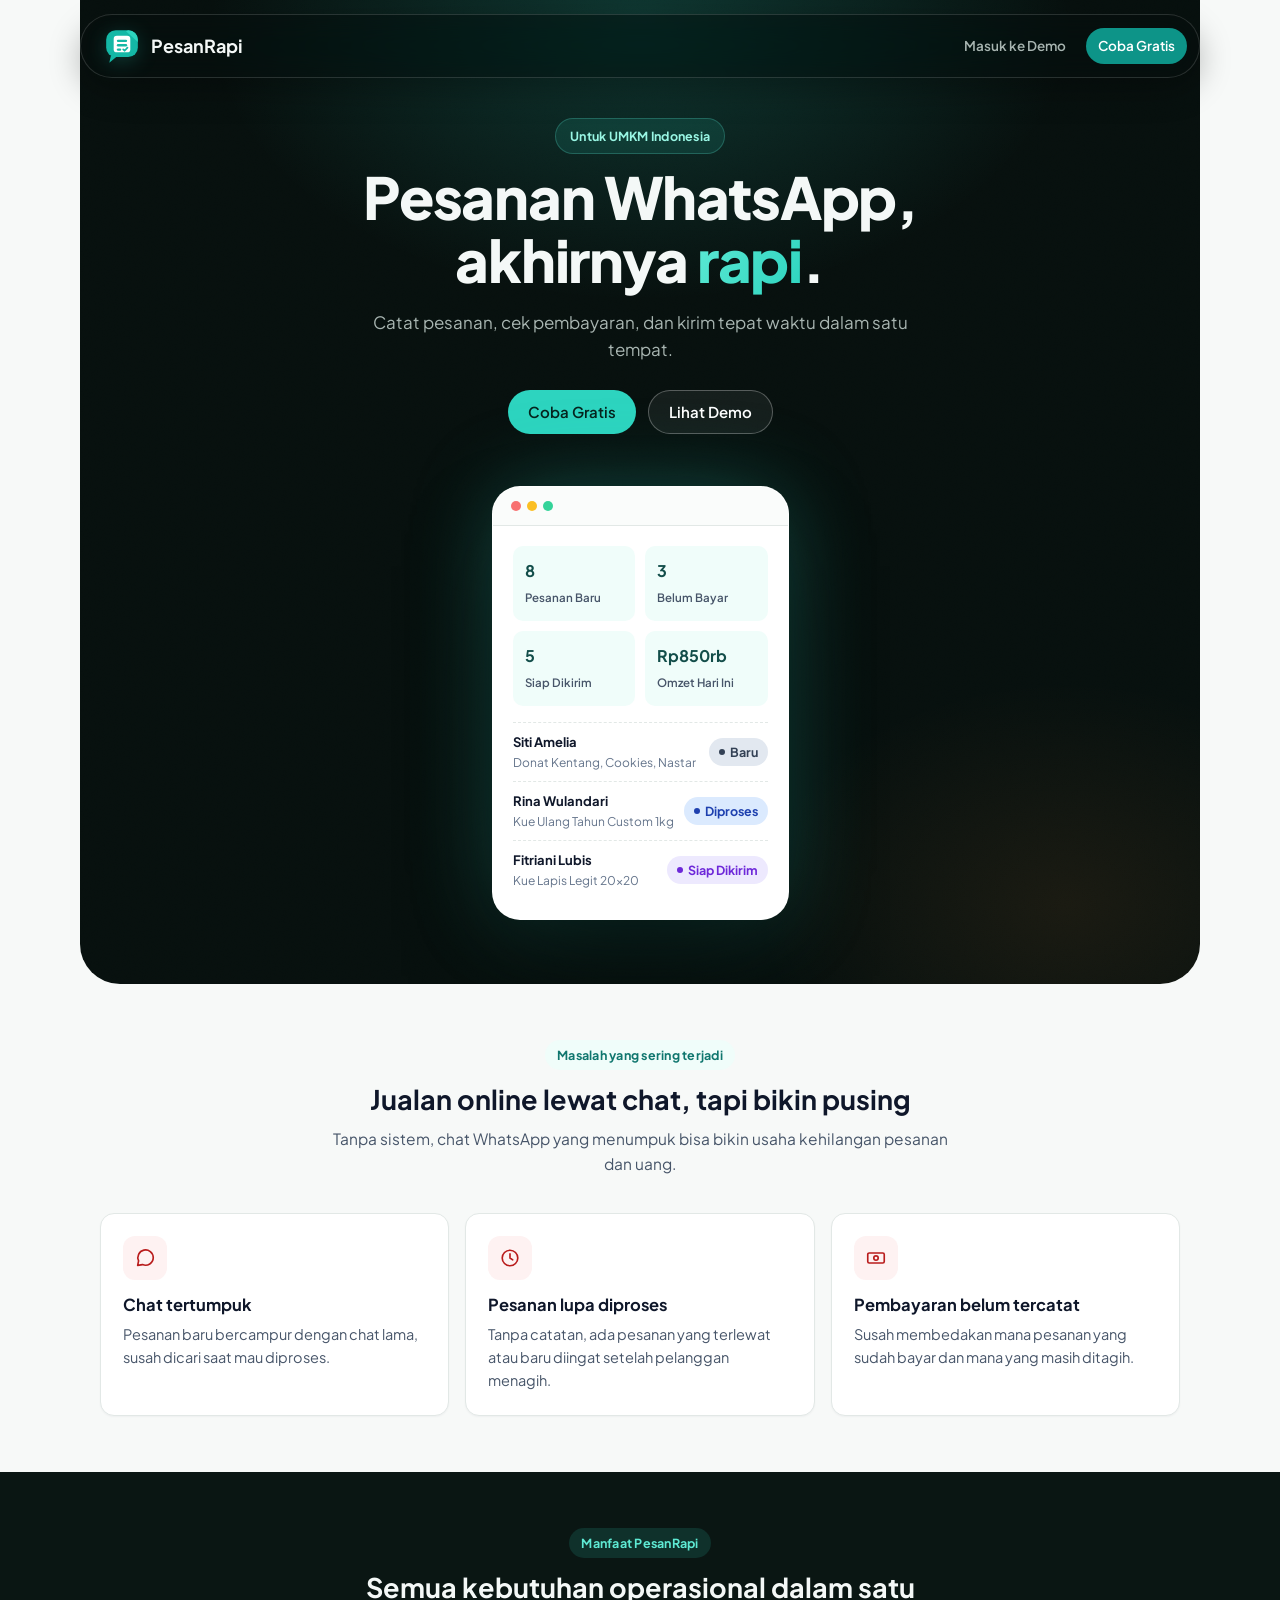
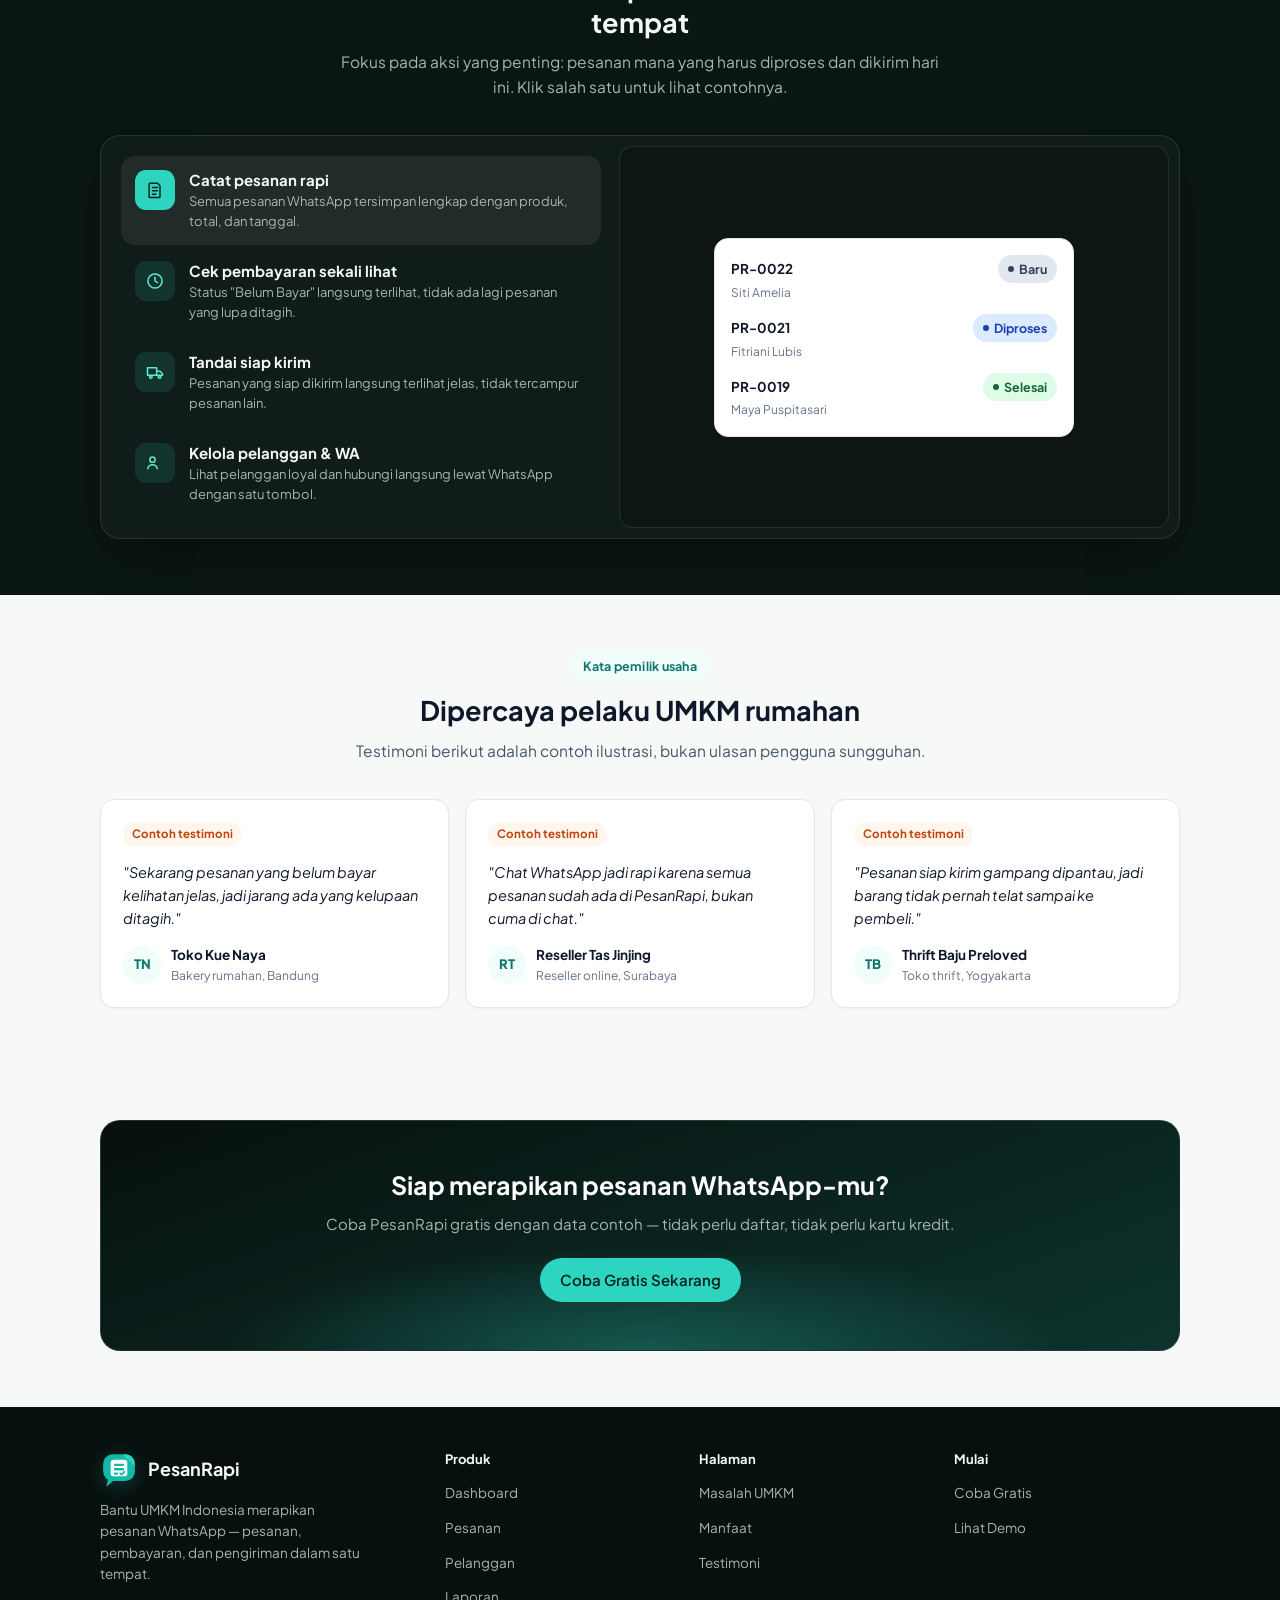
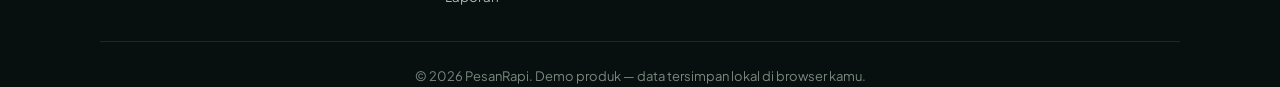
<file: index.html>
<!doctype html>
<html lang="id">
<head>
<meta charset="UTF-8">
<meta name="viewport" content="width=device-width, initial-scale=1">
<title>PesanRapi — Kelola Pesanan WhatsApp UMKM</title>
<meta name="description" content="PesanRapi membantu UMKM mencatat pesanan WhatsApp, memantau pembayaran, dan mengirim tepat waktu — semua dalam satu tempat.">
<link rel="icon" href="data:image/svg+xml,%3Csvg xmlns='http://www.w3.org/2000/svg' viewBox='0 0 48 48'%3E%3Crect x='4' y='4' width='40' height='34' rx='12' fill='%2314b8a6'/%3E%3Cpath d='M10 36 L8 45 L19 36 Z' fill='%2314b8a6'/%3E%3Cpath d='M32 4a12 12 0 0 1 12 12v3L29 5.3A11.9 11.9 0 0 1 32 4Z' fill='%232dd4bf'/%3E%3Crect x='13.5' y='11' width='21' height='21' rx='4' fill='white'/%3E%3Crect x='17.5' y='16' width='13' height='3' rx='1.5' fill='%2314b8a6'/%3E%3Crect x='17.5' y='21.5' width='13' height='3' rx='1.5' fill='%2314b8a6'/%3E%3Crect x='17.5' y='27' width='5.5' height='3' rx='1.5' fill='%2314b8a6'/%3E%3Cpath d='M25.5 28.2l1.8 1.8 3.6-3.9' stroke='%2314b8a6' stroke-width='2.2' stroke-linecap='round' stroke-linejoin='round'/%3E%3C/svg%3E">
<link rel="preconnect" href="https://fonts.googleapis.com">
<link rel="preconnect" href="https://fonts.gstatic.com" crossorigin>
<link href="https://fonts.googleapis.com/css2?family=Plus+Jakarta+Sans:wght@400;500;600;700;800&display=swap" rel="stylesheet">
<link rel="stylesheet" href="assets/css/style.css">
</head>
<body>

<header class="landing-header">
  <div class="landing-header-inner">
    <a href="index.html" class="brand"><span class="brand-mark"><svg viewBox="0 0 48 48" fill="none" aria-hidden="true" focusable="false"><rect x="4" y="4" width="40" height="34" rx="12" fill="#14b8a6"/><path d="M10 36 L8 45 L19 36 Z" fill="#14b8a6"/><path d="M32 4a12 12 0 0 1 12 12v3L29 5.3A11.9 11.9 0 0 1 32 4Z" fill="#2dd4bf"/><rect x="13.5" y="11" width="21" height="21" rx="4" fill="#fff"/><rect x="17.5" y="16" width="13" height="3" rx="1.5" fill="#14b8a6"/><rect x="17.5" y="21.5" width="13" height="3" rx="1.5" fill="#14b8a6"/><rect x="17.5" y="27" width="5.5" height="3" rx="1.5" fill="#14b8a6"/><path d="M25.5 28.2l1.8 1.8 3.6-3.9" stroke="#14b8a6" stroke-width="2.2" stroke-linecap="round" stroke-linejoin="round"/></svg></span>PesanRapi</a>
    <div class="landing-header-actions">
      <a class="btn btn-ghost btn-sm" href="dashboard.html">Masuk ke Demo</a>
      <a class="btn btn-primary btn-sm" href="dashboard.html">Coba Gratis</a>
    </div>
  </div>
</header>

<section class="hero container">
  <span class="eyebrow" data-reveal>Untuk UMKM Indonesia</span>
  <h1 data-reveal>Pesanan WhatsApp, akhirnya <span class="text-gradient-accent">rapi</span>.</h1>
  <p class="subtitle" data-reveal>Catat pesanan, cek pembayaran, dan kirim tepat waktu dalam satu tempat.</p>
  <div class="hero-ctas" data-reveal>
    <a class="btn btn-primary" href="dashboard.html">Coba Gratis</a>
    <a class="btn btn-glass" href="#preview">Lihat Demo</a>
  </div>

  <div class="hero-preview reveal-scale" id="preview" data-reveal>
    <div class="mock-topbar">
      <span class="mock-dot" style="background:#f87171;"></span>
      <span class="mock-dot" style="background:#fbbf24;"></span>
      <span class="mock-dot" style="background:#34d399;"></span>
    </div>
    <div class="mock-body">
      <div class="mock-stat-row">
        <div class="mock-stat"><b>8</b><span>Pesanan Baru</span></div>
        <div class="mock-stat"><b>3</b><span>Belum Bayar</span></div>
        <div class="mock-stat"><b>5</b><span>Siap Dikirim</span></div>
        <div class="mock-stat"><b>Rp850rb</b><span>Omzet Hari Ini</span></div>
      </div>
      <div class="mock-order-row">
        <div><div class="mock-order-name">Siti Amelia</div><div class="mock-order-product">Donat Kentang, Cookies, Nastar</div></div>
        <span class="badge badge-baru">Baru</span>
      </div>
      <div class="mock-order-row">
        <div><div class="mock-order-name">Rina Wulandari</div><div class="mock-order-product">Kue Ulang Tahun Custom 1kg</div></div>
        <span class="badge badge-process">Diproses</span>
      </div>
      <div class="mock-order-row">
        <div><div class="mock-order-name">Fitriani Lubis</div><div class="mock-order-product">Kue Lapis Legit 20x20</div></div>
        <span class="badge badge-ready">Siap Dikirim</span>
      </div>
    </div>
  </div>
</section>

<section class="section" id="masalah">
  <div class="container">
    <div class="section-header" data-reveal>
      <span class="eyebrow">Masalah yang sering terjadi</span>
      <h2>Jualan online lewat chat, tapi bikin pusing</h2>
      <p>Tanpa sistem, chat WhatsApp yang menumpuk bisa bikin usaha kehilangan pesanan dan uang.</p>
    </div>
    <div class="problem-grid">
      <div class="problem-card" data-reveal>
        <div class="icon-wrap"><svg viewBox="0 0 24 24" fill="none" stroke="currentColor" stroke-width="1.8"><path stroke-linecap="round" stroke-linejoin="round" d="M21 11.5a8.4 8.4 0 0 1-11.7 7.7L4 20l1-4.8A8.4 8.4 0 1 1 21 11.5Z"/></svg></div>
        <h3>Chat tertumpuk</h3>
        <p>Pesanan baru bercampur dengan chat lama, susah dicari saat mau diproses.</p>
      </div>
      <div class="problem-card" data-reveal>
        <div class="icon-wrap"><svg viewBox="0 0 24 24" fill="none" stroke="currentColor" stroke-width="1.8"><circle cx="12" cy="12" r="8.5"/><path stroke-linecap="round" stroke-linejoin="round" d="M12 7.5V12l3 2"/></svg></div>
        <h3>Pesanan lupa diproses</h3>
        <p>Tanpa catatan, ada pesanan yang terlewat atau baru diingat setelah pelanggan menagih.</p>
      </div>
      <div class="problem-card" data-reveal>
        <div class="icon-wrap"><svg viewBox="0 0 24 24" fill="none" stroke="currentColor" stroke-width="1.8"><rect x="3" y="6.5" width="18" height="11" rx="1.6"/><circle cx="12" cy="12" r="2.4"/></svg></div>
        <h3>Pembayaran belum tercatat</h3>
        <p>Susah membedakan mana pesanan yang sudah bayar dan mana yang masih ditagih.</p>
      </div>
    </div>
  </div>
</section>

<section class="section section-dark" id="manfaat">
  <div class="container">
    <div class="section-header" data-reveal>
      <span class="eyebrow">Manfaat PesanRapi</span>
      <h2>Semua kebutuhan operasional dalam satu tempat</h2>
      <p>Fokus pada aksi yang penting: pesanan mana yang harus diproses dan dikirim hari ini. Klik salah satu untuk lihat contohnya.</p>
    </div>

    <div class="feature-tabs" data-reveal>
      <div class="feature-tab-list" role="tablist" aria-label="Manfaat PesanRapi">
        <button type="button" class="feature-tab active" data-tab="0" role="tab" aria-selected="true">
          <span class="feature-tab-icon"><svg viewBox="0 0 24 24" fill="none" stroke="currentColor" stroke-width="1.8"><path stroke-linecap="round" stroke-linejoin="round" d="M6 4h9l3 3v13a1 1 0 0 1-1 1H6a1 1 0 0 1-1-1V5a1 1 0 0 1 1-1Z"/><path stroke-linecap="round" stroke-linejoin="round" d="M9 9h6M9 13h6M9 17h4"/></svg></span>
          <span>
            <strong>Catat pesanan rapi</strong>
            <span class="feature-tab-desc">Semua pesanan WhatsApp tersimpan lengkap dengan produk, total, dan tanggal.</span>
          </span>
        </button>
        <button type="button" class="feature-tab" data-tab="1" role="tab" aria-selected="false">
          <span class="feature-tab-icon"><svg viewBox="0 0 24 24" fill="none" stroke="currentColor" stroke-width="1.8"><circle cx="12" cy="12" r="8.5"/><path stroke-linecap="round" stroke-linejoin="round" d="M12 7.5V12l3 2"/></svg></span>
          <span>
            <strong>Cek pembayaran sekali lihat</strong>
            <span class="feature-tab-desc">Status "Belum Bayar" langsung terlihat, tidak ada lagi pesanan yang lupa ditagih.</span>
          </span>
        </button>
        <button type="button" class="feature-tab" data-tab="2" role="tab" aria-selected="false">
          <span class="feature-tab-icon"><svg viewBox="0 0 24 24" fill="none" stroke="currentColor" stroke-width="1.8"><path stroke-linecap="round" stroke-linejoin="round" d="M3 7h11v9H3zM14 11h4l3 3v2h-7z"/><circle cx="7" cy="18" r="1.6"/><circle cx="17.5" cy="18" r="1.6"/></svg></span>
          <span>
            <strong>Tandai siap kirim</strong>
            <span class="feature-tab-desc">Pesanan yang siap dikirim langsung terlihat jelas, tidak tercampur pesanan lain.</span>
          </span>
        </button>
        <button type="button" class="feature-tab" data-tab="3" role="tab" aria-selected="false">
          <span class="feature-tab-icon"><svg viewBox="0 0 24 24" fill="none" stroke="currentColor" stroke-width="1.8"><circle cx="9" cy="8" r="3.2"/><path stroke-linecap="round" stroke-linejoin="round" d="M3.5 19c0-3 2.5-5 5.5-5s5.5 2 5.5 5"/></svg></span>
          <span>
            <strong>Kelola pelanggan & WA</strong>
            <span class="feature-tab-desc">Lihat pelanggan loyal dan hubungi langsung lewat WhatsApp dengan satu tombol.</span>
          </span>
        </button>
      </div>

      <div class="feature-tab-panel-wrap">
        <div class="feature-tab-visual active" data-panel="0">
          <div class="mini-card">
            <div class="mini-card-row"><div><b>PR-0022</b><div class="mini-sub">Siti Amelia</div></div><span class="badge badge-baru">Baru</span></div>
            <div class="mini-card-row"><div><b>PR-0021</b><div class="mini-sub">Fitriani Lubis</div></div><span class="badge badge-process">Diproses</span></div>
            <div class="mini-card-row"><div><b>PR-0019</b><div class="mini-sub">Maya Puspitasari</div></div><span class="badge badge-done">Selesai</span></div>
          </div>
        </div>
        <div class="feature-tab-visual" data-panel="1">
          <div class="mini-card">
            <div class="mini-card-row"><div><b>PR-0017</b><div class="mini-sub">Siti Amelia · Rp425.000</div></div><span class="badge badge-unpaid">Belum Bayar</span></div>
            <div class="mini-card-row"><div><b>PR-0010</b><div class="mini-sub">Budi Santoso · Rp275.000</div></div><span class="badge badge-unpaid">Belum Bayar</span></div>
            <div class="mini-card-row"><div><b>PR-0024</b><div class="mini-sub">Rina Wulandari · Rp500.000</div></div><span class="badge badge-process">Diproses</span></div>
          </div>
        </div>
        <div class="feature-tab-visual" data-panel="2">
          <div class="mini-card">
            <div class="mini-card-row"><div><b>PR-0012</b><div class="mini-sub">Dedi Kurniawan</div></div><span class="badge badge-ready">Siap Dikirim</span></div>
            <div class="mini-card-row"><div><b>PR-0008</b><div class="mini-sub">Fitriani Lubis</div></div><span class="badge badge-ready">Siap Dikirim</span></div>
            <div class="mini-card-row"><div><b>PR-0005</b><div class="mini-sub">Rizky Ramadhan</div></div><span class="badge badge-ready">Siap Dikirim</span></div>
          </div>
        </div>
        <div class="feature-tab-visual" data-panel="3">
          <div class="mini-card">
            <div class="mini-card-row" style="align-items:center;">
              <div style="display:flex; gap:10px; align-items:center;">
                <div class="customer-avatar" style="width:36px; height:36px; font-size:13px;">SA</div>
                <div><b>Siti Amelia</b><div class="mini-sub">4 pesanan · Rp1.045.000</div></div>
              </div>
              <span class="badge badge-loyal">Pelanggan Loyal</span>
            </div>
            <button class="btn btn-outline btn-sm btn-block" type="button" tabindex="-1">Chat WhatsApp</button>
          </div>
        </div>
      </div>
    </div>
  </div>
</section>

<section class="section" id="testimoni">
  <div class="container">
    <div class="section-header" data-reveal>
      <span class="eyebrow">Kata pemilik usaha</span>
      <h2>Dipercaya pelaku UMKM rumahan</h2>
      <p>Testimoni berikut adalah contoh ilustrasi, bukan ulasan pengguna sungguhan.</p>
    </div>
    <div class="testimonial-grid">
      <div class="testimonial-card" data-reveal>
        <span class="example-tag">Contoh testimoni</span>
        <p class="quote">"Sekarang pesanan yang belum bayar kelihatan jelas, jadi jarang ada yang kelupaan ditagih."</p>
        <div class="testimonial-person">
          <div class="customer-avatar">TN</div>
          <div>
            <div class="testimonial-person-name">Toko Kue Naya</div>
            <div class="testimonial-person-role">Bakery rumahan, Bandung</div>
          </div>
        </div>
      </div>
      <div class="testimonial-card" data-reveal>
        <span class="example-tag">Contoh testimoni</span>
        <p class="quote">"Chat WhatsApp jadi rapi karena semua pesanan sudah ada di PesanRapi, bukan cuma di chat."</p>
        <div class="testimonial-person">
          <div class="customer-avatar">RT</div>
          <div>
            <div class="testimonial-person-name">Reseller Tas Jinjing</div>
            <div class="testimonial-person-role">Reseller online, Surabaya</div>
          </div>
        </div>
      </div>
      <div class="testimonial-card" data-reveal>
        <span class="example-tag">Contoh testimoni</span>
        <p class="quote">"Pesanan siap kirim gampang dipantau, jadi barang tidak pernah telat sampai ke pembeli."</p>
        <div class="testimonial-person">
          <div class="customer-avatar">TB</div>
          <div>
            <div class="testimonial-person-name">Thrift Baju Preloved</div>
            <div class="testimonial-person-role">Toko thrift, Yogyakarta</div>
          </div>
        </div>
      </div>
    </div>
  </div>
</section>

<section class="section">
  <div class="container">
    <div class="final-cta" data-reveal>
      <h2>Siap merapikan pesanan WhatsApp-mu?</h2>
      <p>Coba PesanRapi gratis dengan data contoh — tidak perlu daftar, tidak perlu kartu kredit.</p>
      <a class="btn btn-cta" href="dashboard.html">Coba Gratis Sekarang</a>
    </div>
  </div>
</section>

<footer class="footer-dark">
 <div class="container">
  <div class="footer-grid">
    <div class="footer-brand">
      <a href="index.html" class="brand"><span class="brand-mark"><svg viewBox="0 0 48 48" fill="none" aria-hidden="true" focusable="false"><rect x="4" y="4" width="40" height="34" rx="12" fill="#14b8a6"/><path d="M10 36 L8 45 L19 36 Z" fill="#14b8a6"/><path d="M32 4a12 12 0 0 1 12 12v3L29 5.3A11.9 11.9 0 0 1 32 4Z" fill="#2dd4bf"/><rect x="13.5" y="11" width="21" height="21" rx="4" fill="#fff"/><rect x="17.5" y="16" width="13" height="3" rx="1.5" fill="#14b8a6"/><rect x="17.5" y="21.5" width="13" height="3" rx="1.5" fill="#14b8a6"/><rect x="17.5" y="27" width="5.5" height="3" rx="1.5" fill="#14b8a6"/><path d="M25.5 28.2l1.8 1.8 3.6-3.9" stroke="#14b8a6" stroke-width="2.2" stroke-linecap="round" stroke-linejoin="round"/></svg></span>PesanRapi</a>
      <p>Bantu UMKM Indonesia merapikan pesanan WhatsApp — pesanan, pembayaran, dan pengiriman dalam satu tempat.</p>
    </div>
    <div class="footer-col">
      <h4>Produk</h4>
      <ul>
        <li><a href="dashboard.html">Dashboard</a></li>
        <li><a href="pesanan.html">Pesanan</a></li>
        <li><a href="pelanggan.html">Pelanggan</a></li>
        <li><a href="laporan.html">Laporan</a></li>
      </ul>
    </div>
    <div class="footer-col">
      <h4>Halaman</h4>
      <ul>
        <li><a href="#masalah">Masalah UMKM</a></li>
        <li><a href="#manfaat">Manfaat</a></li>
        <li><a href="#testimoni">Testimoni</a></li>
      </ul>
    </div>
    <div class="footer-col">
      <h4>Mulai</h4>
      <ul>
        <li><a href="dashboard.html">Coba Gratis</a></li>
        <li><a href="#preview">Lihat Demo</a></li>
      </ul>
    </div>
  </div>
  <div class="landing-footer">
    <p>© 2026 PesanRapi. Demo produk — data tersimpan lokal di browser kamu.</p>
  </div>
 </div>
</footer>

<script src="assets/js/landing.js"></script>
</body>
</html>
</file>
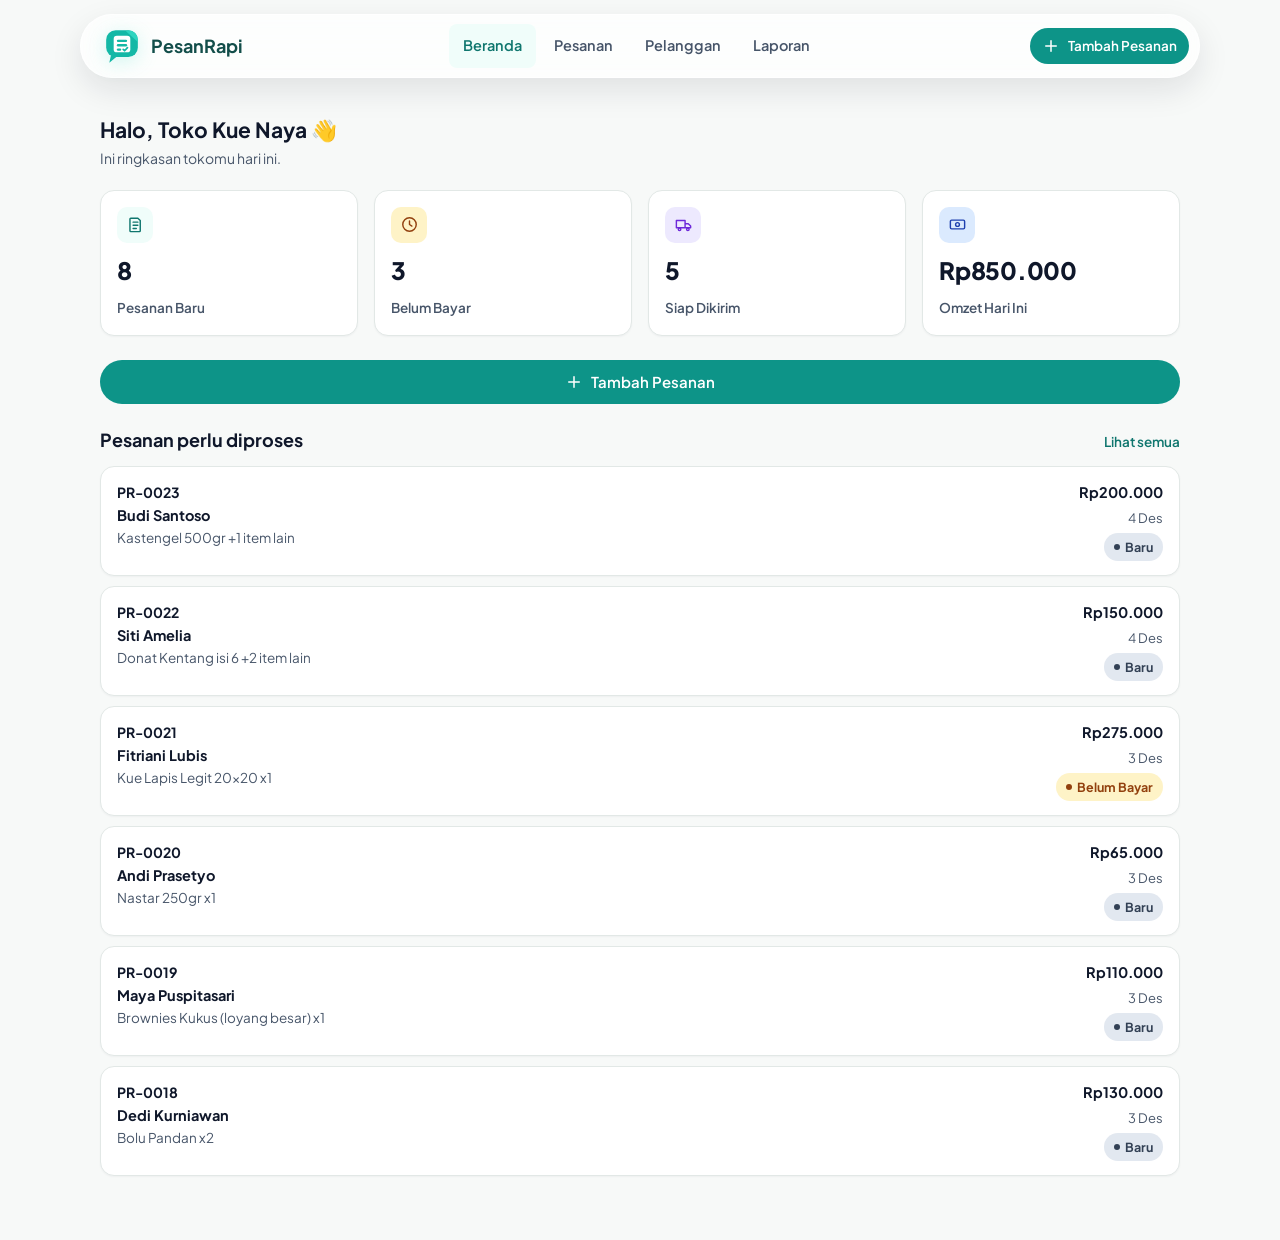
<file: dashboard.html>
<!doctype html>
<html lang="id">
<head>
<meta charset="UTF-8">
<meta name="viewport" content="width=device-width, initial-scale=1">
<title>Dashboard — PesanRapi</title>
<meta name="description" content="Ringkasan pesanan WhatsApp harian: pesanan baru, belum bayar, siap dikirim, dan omzet hari ini.">
<link rel="icon" href="data:image/svg+xml,%3Csvg xmlns='http://www.w3.org/2000/svg' viewBox='0 0 48 48'%3E%3Crect x='4' y='4' width='40' height='34' rx='12' fill='%2314b8a6'/%3E%3Cpath d='M10 36 L8 45 L19 36 Z' fill='%2314b8a6'/%3E%3Cpath d='M32 4a12 12 0 0 1 12 12v3L29 5.3A11.9 11.9 0 0 1 32 4Z' fill='%232dd4bf'/%3E%3Crect x='13.5' y='11' width='21' height='21' rx='4' fill='white'/%3E%3Crect x='17.5' y='16' width='13' height='3' rx='1.5' fill='%2314b8a6'/%3E%3Crect x='17.5' y='21.5' width='13' height='3' rx='1.5' fill='%2314b8a6'/%3E%3Crect x='17.5' y='27' width='5.5' height='3' rx='1.5' fill='%2314b8a6'/%3E%3Cpath d='M25.5 28.2l1.8 1.8 3.6-3.9' stroke='%2314b8a6' stroke-width='2.2' stroke-linecap='round' stroke-linejoin='round'/%3E%3C/svg%3E">
<link rel="preconnect" href="https://fonts.googleapis.com">
<link rel="preconnect" href="https://fonts.gstatic.com" crossorigin>
<link href="https://fonts.googleapis.com/css2?family=Plus+Jakarta+Sans:wght@400;500;600;700;800&display=swap" rel="stylesheet">
<link rel="stylesheet" href="assets/css/style.css">
</head>
<body data-page="dashboard" class="app-body">

<div id="app-header"></div>

<main class="container" style="padding-top:20px">

  <div style="display:flex; align-items:center; justify-content:space-between; gap:12px; margin-bottom:20px;">
    <div>
      <h1 style="font-size:21px;" id="greeting">Halo 👋</h1>
      <p class="text-muted" style="font-size:14px; margin-top:4px;">Ini ringkasan tokomu hari ini.</p>
    </div>
  </div>

  <div class="stat-grid">
    <div class="stat-card">
      <div class="stat-icon teal"><svg viewBox="0 0 24 24" fill="none" stroke="currentColor" stroke-width="1.8"><path stroke-linecap="round" stroke-linejoin="round" d="M6 4h9l3 3v13a1 1 0 0 1-1 1H6a1 1 0 0 1-1-1V5a1 1 0 0 1 1-1Z"/><path stroke-linecap="round" stroke-linejoin="round" d="M9 9h6M9 13h6M9 17h4"/></svg></div>
      <div class="stat-value" id="stat-baru">0</div>
      <div class="stat-label">Pesanan Baru</div>
    </div>
    <div class="stat-card">
      <div class="stat-icon amber"><svg viewBox="0 0 24 24" fill="none" stroke="currentColor" stroke-width="1.8"><circle cx="12" cy="12" r="8.5"/><path stroke-linecap="round" stroke-linejoin="round" d="M12 7.5V12l3 2"/></svg></div>
      <div class="stat-value" id="stat-unpaid">0</div>
      <div class="stat-label">Belum Bayar</div>
    </div>
    <div class="stat-card">
      <div class="stat-icon violet"><svg viewBox="0 0 24 24" fill="none" stroke="currentColor" stroke-width="1.8"><path stroke-linecap="round" stroke-linejoin="round" d="M3 7h11v9H3zM14 11h4l3 3v2h-7z"/><circle cx="7" cy="18" r="1.6"/><circle cx="17.5" cy="18" r="1.6"/></svg></div>
      <div class="stat-value" id="stat-ready">0</div>
      <div class="stat-label">Siap Dikirim</div>
    </div>
    <div class="stat-card">
      <div class="stat-icon blue"><svg viewBox="0 0 24 24" fill="none" stroke="currentColor" stroke-width="1.8"><rect x="3" y="6.5" width="18" height="11" rx="1.6"/><circle cx="12" cy="12" r="2.4"/></svg></div>
      <div class="stat-value" id="stat-omzet">Rp0</div>
      <div class="stat-label">Omzet Hari Ini</div>
    </div>
  </div>

  <button class="btn btn-primary btn-block" style="margin-bottom:24px;" onclick="location.href='pesanan.html?new=1'">
    <svg viewBox="0 0 24 24" fill="none" stroke="currentColor" stroke-width="2" style="width:18px;height:18px;"><path stroke-linecap="round" d="M12 5v14M5 12h14"/></svg> Tambah Pesanan
  </button>

  <section style="margin-bottom:32px;">
    <div class="section-title">
      <h2>Pesanan perlu diproses</h2>
      <a href="pesanan.html">Lihat semua</a>
    </div>
    <div class="order-list" id="action-order-list"></div>
  </section>

</main>

<div id="app-bottomnav"></div>

<script src="assets/js/data.js"></script>
<script src="assets/js/ui.js"></script>
<script src="assets/js/dashboard.js"></script>
</body>
</html>
</file>
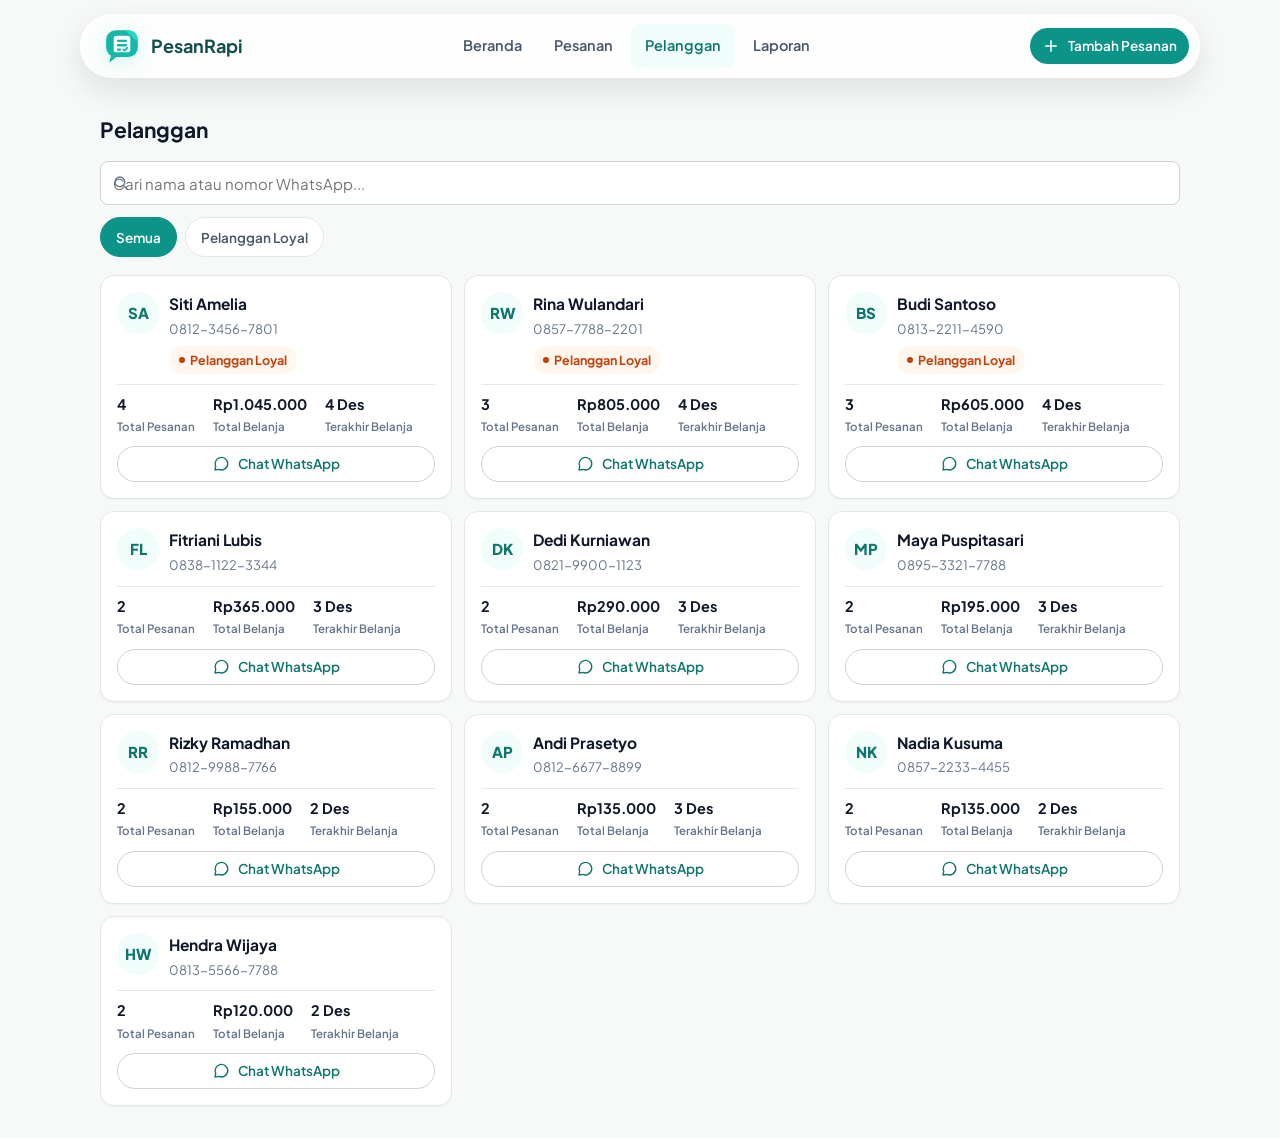
<file: pelanggan.html>
<!doctype html>
<html lang="id">
<head>
<meta charset="UTF-8">
<meta name="viewport" content="width=device-width, initial-scale=1">
<title>Pelanggan — PesanRapi</title>
<meta name="description" content="Daftar pelanggan, riwayat belanja, dan pelanggan loyal — siap dihubungi lewat WhatsApp.">
<link rel="icon" href="data:image/svg+xml,%3Csvg xmlns='http://www.w3.org/2000/svg' viewBox='0 0 48 48'%3E%3Crect x='4' y='4' width='40' height='34' rx='12' fill='%2314b8a6'/%3E%3Cpath d='M10 36 L8 45 L19 36 Z' fill='%2314b8a6'/%3E%3Cpath d='M32 4a12 12 0 0 1 12 12v3L29 5.3A11.9 11.9 0 0 1 32 4Z' fill='%232dd4bf'/%3E%3Crect x='13.5' y='11' width='21' height='21' rx='4' fill='white'/%3E%3Crect x='17.5' y='16' width='13' height='3' rx='1.5' fill='%2314b8a6'/%3E%3Crect x='17.5' y='21.5' width='13' height='3' rx='1.5' fill='%2314b8a6'/%3E%3Crect x='17.5' y='27' width='5.5' height='3' rx='1.5' fill='%2314b8a6'/%3E%3Cpath d='M25.5 28.2l1.8 1.8 3.6-3.9' stroke='%2314b8a6' stroke-width='2.2' stroke-linecap='round' stroke-linejoin='round'/%3E%3C/svg%3E">
<link rel="preconnect" href="https://fonts.googleapis.com">
<link rel="preconnect" href="https://fonts.gstatic.com" crossorigin>
<link href="https://fonts.googleapis.com/css2?family=Plus+Jakarta+Sans:wght@400;500;600;700;800&display=swap" rel="stylesheet">
<link rel="stylesheet" href="assets/css/style.css">
</head>
<body data-page="pelanggan" class="app-body">

<div id="app-header"></div>

<main class="container" style="padding-top:20px">

  <h1 style="font-size:21px; margin-bottom:18px;">Pelanggan</h1>

  <div class="filter-bar">
    <div class="search-input-wrap">
      <svg viewBox="0 0 24 24" fill="none" stroke="currentColor" stroke-width="1.8"><circle cx="10.5" cy="10.5" r="6.5"/><path stroke-linecap="round" d="m20 20-4.3-4.3"/></svg>
      <input type="search" id="search-input" placeholder="Cari nama atau nomor WhatsApp...">
    </div>
    <div class="tab-scroll" id="customer-tabs" role="tablist" aria-label="Filter pelanggan"></div>
  </div>

  <div class="customer-grid" id="customer-list"></div>

</main>

<div id="app-bottomnav"></div>

<script src="assets/js/data.js"></script>
<script src="assets/js/ui.js"></script>
<script src="assets/js/pelanggan.js"></script>
</body>
</html>
</file>
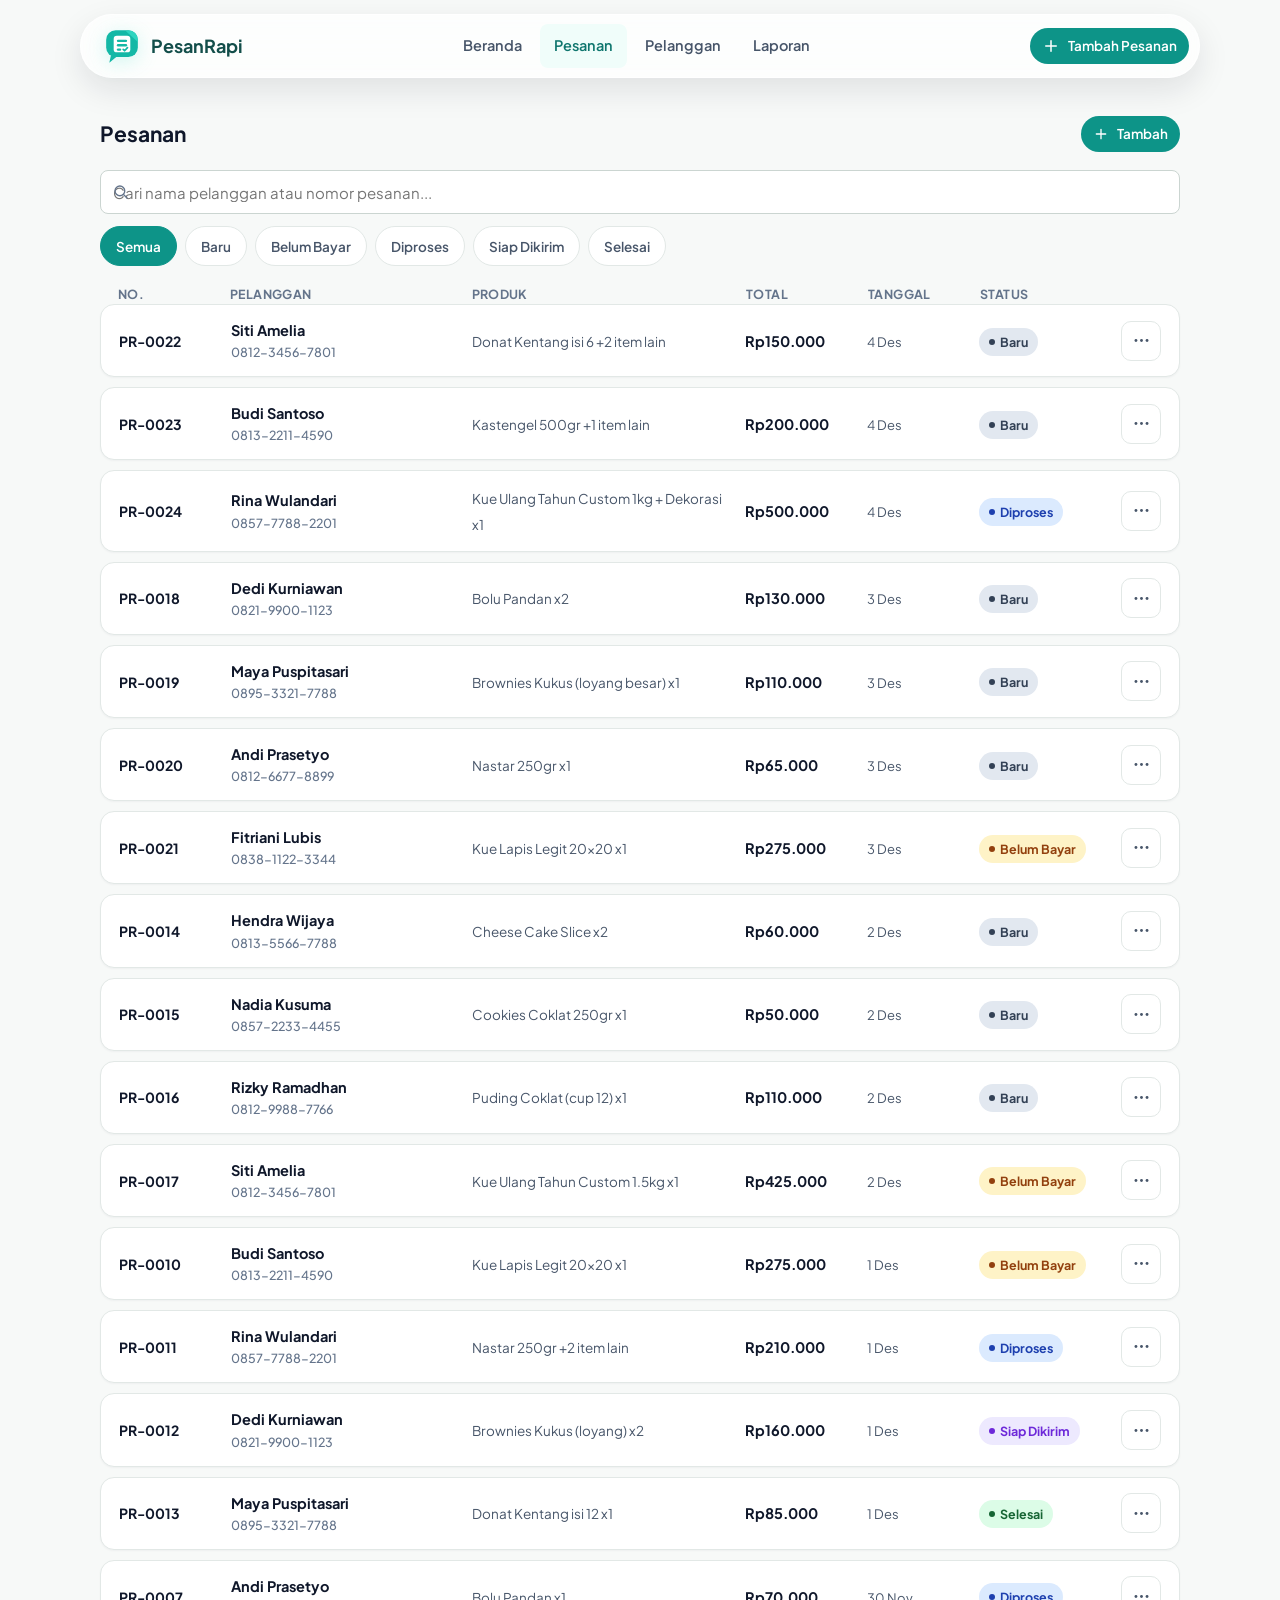
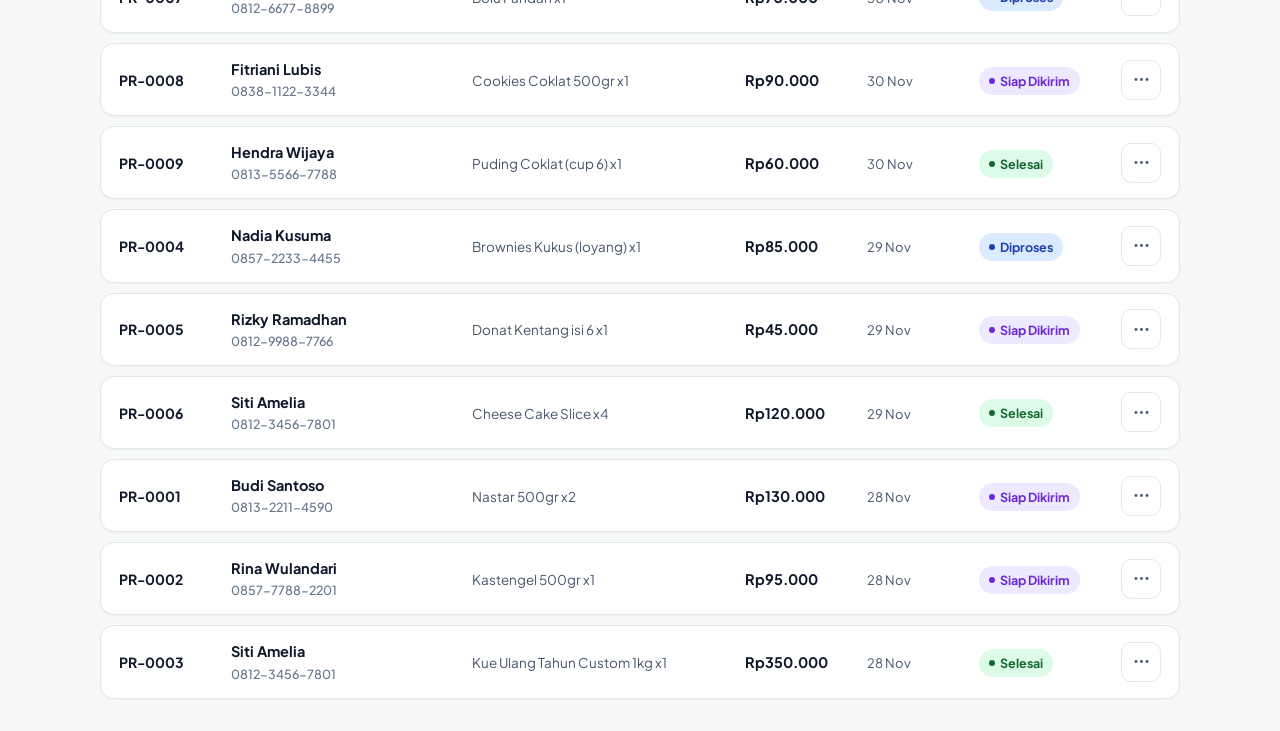
<file: pesanan.html>
<!doctype html>
<html lang="id">
<head>
<meta charset="UTF-8">
<meta name="viewport" content="width=device-width, initial-scale=1">
<title>Pesanan — PesanRapi</title>
<meta name="description" content="Kelola semua pesanan WhatsApp: filter status, cari pesanan, tambah dan ubah status dengan cepat.">
<link rel="icon" href="data:image/svg+xml,%3Csvg xmlns='http://www.w3.org/2000/svg' viewBox='0 0 48 48'%3E%3Crect x='4' y='4' width='40' height='34' rx='12' fill='%2314b8a6'/%3E%3Cpath d='M10 36 L8 45 L19 36 Z' fill='%2314b8a6'/%3E%3Cpath d='M32 4a12 12 0 0 1 12 12v3L29 5.3A11.9 11.9 0 0 1 32 4Z' fill='%232dd4bf'/%3E%3Crect x='13.5' y='11' width='21' height='21' rx='4' fill='white'/%3E%3Crect x='17.5' y='16' width='13' height='3' rx='1.5' fill='%2314b8a6'/%3E%3Crect x='17.5' y='21.5' width='13' height='3' rx='1.5' fill='%2314b8a6'/%3E%3Crect x='17.5' y='27' width='5.5' height='3' rx='1.5' fill='%2314b8a6'/%3E%3Cpath d='M25.5 28.2l1.8 1.8 3.6-3.9' stroke='%2314b8a6' stroke-width='2.2' stroke-linecap='round' stroke-linejoin='round'/%3E%3C/svg%3E">
<link rel="preconnect" href="https://fonts.googleapis.com">
<link rel="preconnect" href="https://fonts.gstatic.com" crossorigin>
<link href="https://fonts.googleapis.com/css2?family=Plus+Jakarta+Sans:wght@400;500;600;700;800&display=swap" rel="stylesheet">
<link rel="stylesheet" href="assets/css/style.css">
</head>
<body data-page="pesanan" class="app-body">

<div id="app-header"></div>

<main class="container" style="padding-top:20px">

  <div style="display:flex; align-items:center; justify-content:space-between; gap:12px; margin-bottom:18px;">
    <h1 style="font-size:21px;">Pesanan</h1>
    <button class="btn btn-primary btn-sm" id="open-add-btn">
      <svg viewBox="0 0 24 24" fill="none" stroke="currentColor" stroke-width="2" style="width:16px;height:16px;"><path stroke-linecap="round" d="M12 5v14M5 12h14"/></svg>
      Tambah
    </button>
  </div>

  <div class="filter-bar">
    <div class="search-input-wrap">
      <svg viewBox="0 0 24 24" fill="none" stroke="currentColor" stroke-width="1.8"><circle cx="10.5" cy="10.5" r="6.5"/><path stroke-linecap="round" d="m20 20-4.3-4.3"/></svg>
      <input type="search" id="search-input" placeholder="Cari nama pelanggan atau nomor pesanan...">
    </div>
    <div class="tab-scroll" id="status-tabs" role="tablist" aria-label="Filter status pesanan"></div>
  </div>

  <div class="order-head-row">
    <span>No.</span><span>Pelanggan</span><span>Produk</span><span>Total</span><span>Tanggal</span><span>Status</span><span></span>
  </div>
  <div class="order-list" id="order-list"></div>

</main>

<div id="app-bottomnav"></div>

<!-- Modal Tambah/Edit Pesanan -->
<div class="modal-overlay" id="order-modal">
  <div class="modal-panel">
    <div class="modal-header">
      <h3 id="modal-title">Tambah Pesanan</h3>
      <button class="icon-btn" data-close-modal="order-modal" aria-label="Tutup"><svg viewBox="0 0 24 24" fill="none" stroke="currentColor" stroke-width="1.8"><path stroke-linecap="round" d="M6 6l12 12M18 6 6 18"/></svg></button>
    </div>
    <form id="order-form">
      <input type="hidden" id="f-order-id">

      <div class="form-grid-2">
        <div class="form-row">
          <label for="f-customer-name">Nama Pelanggan</label>
          <input type="text" id="f-customer-name" required placeholder="Contoh: Siti Amelia">
        </div>
        <div class="form-row">
          <label for="f-customer-phone">No. WhatsApp</label>
          <input type="tel" id="f-customer-phone" required placeholder="0812xxxxxxx">
        </div>
      </div>

      <div class="form-row">
        <label>Produk / Item Pesanan</label>
        <div id="item-rows"></div>
        <button type="button" class="btn btn-outline btn-sm" id="add-item-btn">+ Tambah Item</button>
        <p class="form-hint">Isi nama produk, jumlah, dan harga satuan. Total dihitung otomatis.</p>
      </div>

      <div class="form-grid-2">
        <div class="form-row">
          <label for="f-date">Tanggal Pesanan</label>
          <input type="date" id="f-date" required>
        </div>
        <div class="form-row">
          <label for="f-status">Status</label>
          <select id="f-status">
            <option value="Baru">Baru</option>
            <option value="Belum Bayar">Belum Bayar</option>
            <option value="Diproses">Diproses</option>
            <option value="Siap Dikirim">Siap Dikirim</option>
            <option value="Selesai">Selesai</option>
          </select>
        </div>
      </div>

      <div class="form-row">
        <label>Total Pesanan</label>
        <input type="text" id="f-total-display" disabled value="Rp0">
      </div>

      <div class="modal-actions">
        <button type="button" class="btn btn-outline" data-close-modal="order-modal">Batal</button>
        <button type="submit" class="btn btn-primary">Simpan Pesanan</button>
      </div>
    </form>
  </div>
</div>

<script src="assets/js/data.js"></script>
<script src="assets/js/ui.js"></script>
<script src="assets/js/pesanan.js"></script>
</body>
</html>
</file>
<file: assets/css/style.css>
/* =========================================================
   PesanRapi — Design System
   Palette: Teal/Hijau tua (produk: bakery/UMKM, friendly SaaS)
   Font: Plus Jakarta Sans
   ========================================================= */

:root {
  /* Colors */
  --primary: #0d9488;
  --primary-dark: #0f766e;
  --primary-darker: #134e4a;
  --primary-light: #ccfbf1;
  --primary-tint: #f0fdfa;

  --cta: #ea580c;
  --cta-dark: #c2410c;
  --amber: #f59e0b;
  --amber-light: #fef3e2;

  --bg: #f7f9f8;
  --surface: #ffffff;
  --border: #e2e8e6;
  --border-strong: #cbd5d1;

  /* Warm hero gradient + floating glass surfaces (used by the app shell
     header/bottom nav on all light pages) */
  --hero-gradient: linear-gradient(160deg, #ccfbf1 0%, #f0fdfa 42%, #fef3e2 100%);
  --glass-bg: rgba(255, 255, 255, 0.72);
  --glass-border: rgba(255, 255, 255, 0.7);
  --glass-blur: 18px;

  /* Dark premium palette — landing page only (hero / feature tabs /
     final CTA / footer). Never used on the light app pages. */
  --ld-bg: #07100e;
  --ld-bg-alt: #0a1613;
  --ld-surface: #101c19;
  --ld-border: rgba(255, 255, 255, 0.10);
  --ld-border-strong: rgba(255, 255, 255, 0.18);
  --ld-text: #f4f8f7;
  --ld-text-muted: #a8b5b1;
  --ld-text-soft: #79877f;
  --ld-accent: #2dd4bf;
  --ld-accent-2: #5eead4;
  --ld-orange: #fb923c;
  --ld-glass-bg: rgba(8, 14, 13, 0.55);
  --ld-glass-border: rgba(255, 255, 255, 0.14);

  --text: #0f172a;
  --text-muted: #475569;
  --text-soft: #64748b;

  /* Status badges */
  --status-baru-bg: #e2e8f0;
  --status-baru-text: #334155;
  --status-unpaid-bg: #fef3c7;
  --status-unpaid-text: #92400e;
  --status-process-bg: #dbeafe;
  --status-process-text: #1e40af;
  --status-ready-bg: #ede9fe;
  --status-ready-text: #6d28d9;
  --status-done-bg: #dcfce7;
  --status-done-text: #166534;

  /* Effects */
  --radius-sm: 8px;
  --radius: 14px;
  --radius-lg: 20px;
  --shadow-sm: 0 1px 2px rgba(15, 23, 42, 0.04);
  --shadow: 0 2px 10px rgba(15, 23, 42, 0.06);
  --shadow-lg: 0 12px 32px rgba(15, 23, 42, 0.10);

  --header-h: 64px;
  --bottomnav-h: 64px;
  --header-gap: 14px;
}

* { box-sizing: border-box; }

html { -webkit-text-size-adjust: 100%; }

body {
  margin: 0;
  font-family: "Plus Jakarta Sans", "Inter", system-ui, -apple-system, sans-serif;
  background: var(--bg);
  color: var(--text);
  font-size: 16px;
  line-height: 1.6;
  -webkit-font-smoothing: antialiased;
}

img { max-width: 100%; display: block; }

a { color: inherit; text-decoration: none; }

button { font-family: inherit; }

h1, h2, h3, h4 { margin: 0; line-height: 1.3; font-weight: 700; }

p { margin: 0; }

ul { margin: 0; padding: 0; list-style: none; }

@media (prefers-reduced-motion: reduce) {
  *, *::before, *::after {
    animation-duration: 0.001ms !important;
    animation-iteration-count: 1 !important;
    transition-duration: 0.001ms !important;
  }
}

:focus-visible {
  outline: 2px solid var(--primary-dark);
  outline-offset: 2px;
  border-radius: 4px;
}

.container {
  max-width: 1120px;
  margin: 0 auto;
  padding: 0 20px;
}

.text-muted { color: var(--text-muted); }
.text-soft { color: var(--text-soft); }

/* ---------------------------------------------------------
   App Shell (Dashboard, Pesanan, Pelanggan, Laporan)
   --------------------------------------------------------- */
.app-body {
  padding-top: calc(var(--header-gap) + var(--header-h) + 18px);
  padding-bottom: calc(var(--header-gap) + var(--bottomnav-h) + 18px);
  min-height: 100vh;
}

@media (min-width: 900px) {
  .app-body { padding-bottom: 32px; }
}

/* Floating glass navigation — non-interactive positioning shell so
   clicks outside the visible pill fall through to the page beneath it */
.app-header {
  position: fixed;
  top: var(--header-gap); left: 0; right: 0;
  z-index: 30;
  display: flex;
  justify-content: center;
  pointer-events: none;
}

.app-header-inner {
  pointer-events: auto;
  width: calc(100% - 28px);
  max-width: 1120px;
  height: var(--header-h);
  background: var(--glass-bg);
  backdrop-filter: blur(var(--glass-blur)) saturate(160%);
  -webkit-backdrop-filter: blur(var(--glass-blur)) saturate(160%);
  border: 1px solid var(--glass-border);
  border-radius: 999px;
  box-shadow: var(--shadow-lg);
  padding: 0 10px 0 22px;
  display: flex;
  align-items: center;
  justify-content: space-between;
  gap: 16px;
}

.brand {
  display: flex;
  align-items: center;
  gap: 10px;
  font-weight: 700;
  font-size: 18px;
  color: var(--primary-darker);
}

.brand-mark {
  width: 38px; height: 38px;
  display: flex;
  align-items: center;
  justify-content: center;
  flex-shrink: 0;
  filter: drop-shadow(0 4px 10px rgba(45, 212, 191, 0.22));
}
.brand-mark svg { width: 100%; height: 100%; display: block; }

.desktop-nav {
  display: none;
  gap: 4px;
}

@media (min-width: 900px) {
  .desktop-nav { display: flex; }
}

.desktop-nav a {
  padding: 10px 14px;
  border-radius: var(--radius-sm);
  color: var(--text-muted);
  font-weight: 600;
  font-size: 14.5px;
  transition: background-color 180ms ease, color 180ms ease;
  cursor: pointer;
}

.desktop-nav a:hover { background: var(--primary-tint); color: var(--primary-darker); }
.desktop-nav a[aria-current="page"] { background: var(--primary-tint); color: var(--primary-dark); }

.header-actions { display: flex; align-items: center; gap: 10px; }

@media (max-width: 479px) {
  .add-btn-label { display: none; }
  .header-actions .btn { padding: 11px; }
}

/* Bottom tab bar (mobile) — floating glass dock, mirrors the header pill */
.bottom-nav {
  position: fixed;
  bottom: max(var(--header-gap), env(safe-area-inset-bottom, 0px));
  left: var(--header-gap); right: var(--header-gap);
  height: var(--bottomnav-h);
  background: var(--glass-bg);
  backdrop-filter: blur(var(--glass-blur)) saturate(160%);
  -webkit-backdrop-filter: blur(var(--glass-blur)) saturate(160%);
  border: 1px solid var(--glass-border);
  border-radius: 999px;
  box-shadow: var(--shadow-lg);
  display: grid;
  grid-template-columns: repeat(4, 1fr);
  padding: 0 8px;
  z-index: 30;
}

@media (min-width: 900px) {
  .bottom-nav { display: none; }
}

.bottom-nav a {
  display: flex;
  flex-direction: column;
  align-items: center;
  justify-content: center;
  gap: 3px;
  color: var(--text-soft);
  font-size: 11.5px;
  font-weight: 600;
  cursor: pointer;
}

.bottom-nav a svg { width: 22px; height: 22px; }

.bottom-nav a[aria-current="page"] { color: var(--primary-dark); }

/* ---------------------------------------------------------
   Buttons
   --------------------------------------------------------- */
.btn {
  display: inline-flex;
  align-items: center;
  justify-content: center;
  gap: 8px;
  border: none;
  border-radius: 999px;
  padding: 11px 20px;
  font-size: 15px;
  font-weight: 600;
  cursor: pointer;
  transition: background-color 180ms ease, color 180ms ease, border-color 180ms ease, transform 100ms ease;
  min-height: 44px;
  line-height: 1.2;
}

.btn svg { width: 18px; height: 18px; flex-shrink: 0; }

.btn-primary { background: var(--primary); color: #fff; }
.btn-primary:hover { background: var(--primary-dark); }
.btn-primary:active { transform: scale(0.98); }

.btn-cta { background: var(--cta); color: #fff; }
.btn-cta:hover { background: var(--cta-dark); }

.btn-outline { background: transparent; color: var(--primary-dark); border: 1.5px solid var(--border-strong); }
.btn-outline:hover { background: var(--primary-tint); border-color: var(--primary); }

.btn-ghost { background: transparent; color: var(--text-muted); }
.btn-ghost:hover { background: #eef2f1; }

.btn-danger-ghost { background: transparent; color: #b91c1c; }
.btn-danger-ghost:hover { background: #fef2f2; }

.btn-sm { padding: 8px 12px; font-size: 13.5px; min-height: 36px; }
.btn-block { width: 100%; }
.btn:disabled { opacity: 0.6; cursor: not-allowed; }

.icon-btn {
  width: 40px; height: 40px;
  display: inline-flex;
  align-items: center;
  justify-content: center;
  border-radius: 10px;
  border: 1px solid var(--border);
  background: var(--surface);
  color: var(--text-muted);
  cursor: pointer;
  flex-shrink: 0;
  transition: background-color 180ms ease, border-color 180ms ease;
}
.icon-btn:hover { background: var(--primary-tint); border-color: var(--primary); color: var(--primary-dark); }
.icon-btn svg { width: 19px; height: 19px; }

/* ---------------------------------------------------------
   Cards
   --------------------------------------------------------- */
.card {
  background: var(--surface);
  border: 1px solid var(--border);
  border-radius: var(--radius);
  box-shadow: var(--shadow-sm);
}

.card-pad { padding: 18px; }

@media (min-width: 640px) {
  .card-pad { padding: 22px; }
}

.section-title {
  display: flex;
  align-items: baseline;
  justify-content: space-between;
  gap: 12px;
  margin-bottom: 14px;
}

.section-title h2 { font-size: 18px; }
.section-title a { font-size: 13.5px; font-weight: 600; color: var(--primary-dark); cursor: pointer; }

/* Summary stat cards */
.stat-grid {
  display: grid;
  grid-template-columns: repeat(2, 1fr);
  gap: 12px;
  margin-bottom: 24px;
}

@media (min-width: 640px) {
  .stat-grid { grid-template-columns: repeat(4, 1fr); gap: 16px; }
}

.stat-card {
  background: var(--surface);
  border: 1px solid var(--border);
  border-radius: var(--radius);
  padding: 16px;
  box-shadow: var(--shadow-sm);
  display: flex;
  flex-direction: column;
  gap: 8px;
}

.stat-icon {
  width: 36px; height: 36px;
  border-radius: 10px;
  display: flex;
  align-items: center;
  justify-content: center;
}
.stat-icon svg { width: 19px; height: 19px; }
.stat-icon.teal { background: var(--primary-tint); color: var(--primary-dark); }
.stat-icon.amber { background: var(--status-unpaid-bg); color: var(--status-unpaid-text); }
.stat-icon.violet { background: var(--status-ready-bg); color: var(--status-ready-text); }
.stat-icon.blue { background: var(--status-process-bg); color: var(--status-process-text); }

.stat-value { font-size: 24px; font-weight: 800; letter-spacing: -0.01em; }
.stat-label { font-size: 13.5px; color: var(--text-muted); font-weight: 600; }

/* ---------------------------------------------------------
   Badges
   --------------------------------------------------------- */
.badge {
  display: inline-flex;
  align-items: center;
  gap: 5px;
  padding: 4px 10px;
  border-radius: 999px;
  font-size: 12.5px;
  font-weight: 700;
  white-space: nowrap;
}
.badge::before { content: ""; width: 6px; height: 6px; border-radius: 50%; background: currentColor; }

.badge-baru { background: var(--status-baru-bg); color: var(--status-baru-text); }
.badge-unpaid { background: var(--status-unpaid-bg); color: var(--status-unpaid-text); }
.badge-process { background: var(--status-process-bg); color: var(--status-process-text); }
.badge-ready { background: var(--status-ready-bg); color: var(--status-ready-text); }
.badge-done { background: var(--status-done-bg); color: var(--status-done-text); }
.badge-loyal { background: #fff7ed; color: #c2410c; }

/* ---------------------------------------------------------
   Order rows (responsive table -> card)
   --------------------------------------------------------- */
.order-list { display: flex; flex-direction: column; gap: 10px; }

.order-head-row {
  display: none;
  padding: 0 18px;
  font-size: 12.5px;
  font-weight: 700;
  color: var(--text-soft);
  text-transform: uppercase;
  letter-spacing: 0.03em;
}

@media (min-width: 900px) {
  .order-head-row {
    display: grid;
    grid-template-columns: 100px 1.4fr 1.6fr 110px 100px 130px 40px;
    gap: 12px;
    align-items: center;
  }
}

.order-row {
  background: var(--surface);
  border: 1px solid var(--border);
  border-radius: var(--radius);
  padding: 14px 16px;
  box-shadow: var(--shadow-sm);
  display: grid;
  grid-template-columns: 1fr auto;
  grid-template-areas:
    "no      status"
    "cust    cust"
    "prod    prod"
    "total   date"
    "actions actions";
  gap: 7px 12px;
  align-items: start;
  cursor: default;
}

.order-row > :nth-child(1) { grid-area: no; }
.order-row > :nth-child(2) { grid-area: cust; }
.order-row > :nth-child(3) { grid-area: prod; }
.order-row > :nth-child(4) { grid-area: total; align-self: end; }
.order-row > :nth-child(5) { grid-area: date; align-self: end; justify-self: end; }
.order-row > :nth-child(6) { grid-area: status; justify-self: end; }
.order-row > :nth-child(7) { grid-area: actions; justify-self: end; }

@media (min-width: 900px) {
  .order-row {
    grid-template-columns: 100px 1.4fr 1.6fr 110px 100px 130px 40px;
    grid-template-areas: "no cust prod total date status actions";
    align-items: center;
    padding: 14px 18px;
  }
  .order-row > :nth-child(4),
  .order-row > :nth-child(5) { align-self: center; justify-self: start; }
  .order-row > :nth-child(6) { justify-self: start; }
}

.order-cell-label { font-size: 11.5px; color: var(--text-soft); font-weight: 600; display: none; }
@media (max-width: 899px) {
  .order-cell-label { display: inline; }
}

.order-no { font-weight: 700; font-size: 14px; color: var(--text); }
.order-customer { font-weight: 700; font-size: 14.5px; }
.order-customer-phone { font-size: 12.5px; color: var(--text-soft); font-weight: 500; }
.order-product { font-size: 13.5px; color: var(--text-muted); }
.order-total { font-weight: 700; font-size: 14.5px; }
.order-date { font-size: 13px; color: var(--text-muted); }

.order-actions { position: relative; }

.order-menu {
  position: absolute;
  right: 0; top: calc(100% + 6px);
  background: var(--surface);
  border: 1px solid var(--border);
  border-radius: var(--radius-sm);
  box-shadow: var(--shadow-lg);
  min-width: 190px;
  padding: 6px;
  z-index: 20;
  display: none;
}
.order-menu.open { display: block; }
.order-menu button, .order-menu a {
  width: 100%;
  text-align: left;
  padding: 9px 10px;
  border-radius: 8px;
  border: none;
  background: none;
  font-size: 13.5px;
  font-weight: 600;
  color: var(--text);
  cursor: pointer;
  display: flex;
  align-items: center;
  gap: 8px;
  box-sizing: border-box;
}
.order-menu button svg, .order-menu a svg { width: 16px; height: 16px; flex-shrink: 0; }
.order-menu button:hover, .order-menu a:hover { background: var(--primary-tint); }
.order-menu button.danger { color: #b91c1c; }
.order-menu button.danger:hover { background: #fef2f2; }
.order-menu hr { border: none; border-top: 1px solid var(--border); margin: 4px 0; }

/* Simple order row used on Dashboard "perlu diproses" list */
.order-row-simple {
  background: var(--surface);
  border: 1px solid var(--border);
  border-radius: var(--radius);
  padding: 14px 16px;
  box-shadow: var(--shadow-sm);
  display: flex;
  align-items: flex-start;
  justify-content: space-between;
  gap: 12px;
}
.order-row-simple .order-right { text-align: right; display: flex; flex-direction: column; align-items: flex-end; gap: 4px; }

/* ---------------------------------------------------------
   Filters & search
   --------------------------------------------------------- */
.filter-bar {
  display: flex;
  flex-direction: column;
  gap: 12px;
  margin-bottom: 16px;
}

.search-input-wrap { position: relative; }
.search-input-wrap svg {
  position: absolute; left: 12px; top: 50%; transform: translateY(-50%);
  width: 18px; height: 18px; color: var(--text-soft);
}
.search-input-wrap input {
  width: 100%;
  padding: 11px 12px 11px 38px;
}

.tab-scroll {
  display: flex;
  gap: 8px;
  overflow-x: auto;
  padding-bottom: 2px;
  -ms-overflow-style: none;
  scrollbar-width: none;
}
.tab-scroll::-webkit-scrollbar { display: none; }

.tab-chip {
  flex-shrink: 0;
  padding: 9px 15px;
  border-radius: 999px;
  border: 1.5px solid var(--border);
  background: var(--surface);
  color: var(--text-muted);
  font-weight: 600;
  font-size: 13.5px;
  cursor: pointer;
  transition: background-color 180ms ease, border-color 180ms ease, color 180ms ease;
  min-height: 40px;
}
.tab-chip:hover { border-color: var(--primary); }
.tab-chip.active { background: var(--primary); color: #fff; border-color: var(--primary); }

/* ---------------------------------------------------------
   Forms
   --------------------------------------------------------- */
label { display: block; font-size: 13.5px; font-weight: 700; margin-bottom: 6px; color: var(--text); }

input[type="text"], input[type="tel"], input[type="number"], input[type="date"], input[type="search"], select, textarea {
  width: 100%;
  border: 1.5px solid var(--border-strong);
  border-radius: var(--radius-sm);
  padding: 11px 12px;
  font-size: 15px;
  font-family: inherit;
  background: var(--surface);
  color: var(--text);
  min-height: 44px;
  transition: border-color 180ms ease;
}

input:focus, select:focus, textarea:focus { border-color: var(--primary); }

.form-row { margin-bottom: 16px; }
.form-grid-2 { display: grid; grid-template-columns: 1fr; gap: 16px; }
@media (min-width: 560px) { .form-grid-2 { grid-template-columns: 1fr 1fr; } }

.item-row { display: grid; grid-template-columns: 1fr 60px 100px 32px; gap: 8px; align-items: center; margin-bottom: 8px; }
.item-row input { min-height: 40px; padding: 8px 10px; font-size: 14px; }
.item-remove { width: 32px; height: 32px; border-radius: 8px; border: none; background: #fef2f2; color: #b91c1c; cursor: pointer; display: flex; align-items: center; justify-content: center; }
.item-remove svg { width: 16px; height: 16px; }

.form-hint { font-size: 12.5px; color: var(--text-soft); margin-top: 5px; }

/* ---------------------------------------------------------
   Modal
   --------------------------------------------------------- */
.modal-overlay {
  position: fixed; inset: 0;
  background: rgba(15, 23, 42, 0.45);
  display: none;
  align-items: flex-end;
  justify-content: center;
  z-index: 50;
  padding: 0;
}
.modal-overlay.open { display: flex; }

@media (min-width: 640px) {
  .modal-overlay { align-items: center; padding: 20px; }
}

.modal-panel {
  background: var(--surface);
  width: 100%;
  max-width: 560px;
  max-height: 92vh;
  overflow-y: auto;
  border-radius: 20px 20px 0 0;
  padding: 22px 20px calc(22px + env(safe-area-inset-bottom, 0));
  box-shadow: var(--shadow-lg);
}

@media (min-width: 640px) {
  .modal-panel { border-radius: var(--radius-lg); padding: 26px; }
}

.modal-header {
  display: flex;
  align-items: center;
  justify-content: space-between;
  margin-bottom: 18px;
}
.modal-header h3 { font-size: 19px; }

.modal-actions {
  display: flex;
  gap: 10px;
  margin-top: 6px;
  position: sticky;
  bottom: 0;
  background: var(--surface);
  padding-top: 10px;
}
.modal-actions .btn { flex: 1; }

/* ---------------------------------------------------------
   Empty state / toast
   --------------------------------------------------------- */
.empty-state {
  text-align: center;
  padding: 48px 20px;
  color: var(--text-muted);
}
.empty-state svg { width: 46px; height: 46px; color: var(--border-strong); margin: 0 auto 12px; }
.empty-state p { font-weight: 600; }

.toast {
  position: fixed;
  bottom: calc(var(--bottomnav-h) + 16px);
  left: 50%;
  transform: translateX(-50%) translateY(10px);
  background: var(--primary-darker);
  color: #fff;
  padding: 12px 20px;
  border-radius: 999px;
  font-size: 14px;
  font-weight: 600;
  box-shadow: var(--shadow-lg);
  z-index: 60;
  opacity: 0;
  pointer-events: none;
  transition: opacity 220ms ease, transform 220ms ease;
}
.toast.show { opacity: 1; transform: translateX(-50%) translateY(0); pointer-events: auto; }

@media (min-width: 900px) {
  .toast { bottom: 24px; }
}

/* ---------------------------------------------------------
   Customer list
   --------------------------------------------------------- */
.customer-card {
  background: var(--surface);
  border: 1px solid var(--border);
  border-radius: var(--radius);
  padding: 16px;
  box-shadow: var(--shadow-sm);
  display: flex;
  flex-direction: column;
  gap: 10px;
}

.customer-top { display: flex; align-items: flex-start; justify-content: space-between; gap: 10px; }
.customer-avatar {
  width: 42px; height: 42px;
  border-radius: 50%;
  background: var(--primary-tint);
  color: var(--primary-dark);
  display: flex; align-items: center; justify-content: center;
  font-weight: 800; font-size: 15px;
  flex-shrink: 0;
}
.customer-name-wrap { display: flex; flex-direction: column; gap: 2px; }
.customer-name { font-weight: 700; font-size: 15.5px; }
.customer-phone { font-size: 13px; color: var(--text-soft); }

.customer-stats { display: flex; gap: 18px; padding-top: 8px; border-top: 1px solid var(--border); }
.customer-stat-item { display: flex; flex-direction: column; gap: 2px; }
.customer-stat-value { font-weight: 700; font-size: 14.5px; }
.customer-stat-label { font-size: 11.5px; color: var(--text-soft); font-weight: 600; }

.customer-grid { display: grid; grid-template-columns: 1fr; gap: 12px; }
@media (min-width: 720px) { .customer-grid { grid-template-columns: repeat(2, 1fr); } }
@media (min-width: 1080px) { .customer-grid { grid-template-columns: repeat(3, 1fr); } }

/* ---------------------------------------------------------
   Reports
   --------------------------------------------------------- */
.chart-card { padding: 18px; }
.chart-card canvas { max-height: 220px; }

.top-product-row {
  display: flex;
  align-items: center;
  gap: 12px;
  padding: 10px 0;
  border-bottom: 1px solid var(--border);
}
.top-product-row:last-child { border-bottom: none; }
.top-product-rank {
  width: 26px; height: 26px;
  border-radius: 50%;
  background: var(--primary-tint);
  color: var(--primary-dark);
  font-weight: 800; font-size: 12.5px;
  display: flex; align-items: center; justify-content: center;
  flex-shrink: 0;
}
.top-product-name { flex: 1; font-weight: 600; font-size: 14px; }
.top-product-qty { font-size: 13px; color: var(--text-muted); font-weight: 600; }

/* ---------------------------------------------------------
   Landing Page
   --------------------------------------------------------- */
/* Floating glass pill nav, positioned over the hero gradient — same
   pattern as the app shell header for a consistent premium feel */
.landing-header {
  position: fixed;
  top: var(--header-gap); left: 0; right: 0;
  z-index: 40;
  display: flex;
  justify-content: center;
  pointer-events: none;
}
/* Navbar — permanent dark liquid glass (reads correctly over both the
   dark hero and the lighter sections that follow, since it's fixed) */
.landing-header-inner {
  pointer-events: auto;
  width: calc(100% - 28px);
  max-width: 1120px;
  background: var(--ld-glass-bg);
  backdrop-filter: blur(var(--glass-blur)) saturate(160%);
  -webkit-backdrop-filter: blur(var(--glass-blur)) saturate(160%);
  border: 1px solid var(--ld-glass-border);
  border-radius: 999px;
  box-shadow: 0 12px 32px rgba(0, 0, 0, 0.28);
  display: flex; align-items: center; justify-content: space-between;
  padding: 12px 12px 12px 22px;
}
.landing-header-inner .brand { color: var(--ld-text); }
.landing-header-inner .btn-ghost { color: var(--ld-text-muted); }
.landing-header-inner .btn-ghost:hover { background: rgba(255, 255, 255, 0.08); color: var(--ld-text); }

.landing-header-actions { display: flex; gap: 8px; align-items: center; }

@media (max-width: 479px) {
  .landing-header-actions .btn-ghost { display: none; }
}

/* Secondary CTA for dark surfaces — transparent + soft white border,
   used instead of .btn-outline (which stays tuned for the light app UI) */
.btn-glass {
  background: rgba(255, 255, 255, 0.06);
  border: 1.5px solid rgba(255, 255, 255, 0.28);
  color: #fff;
}
.btn-glass:hover { background: rgba(255, 255, 255, 0.12); border-color: rgba(255, 255, 255, 0.42); }

.text-gradient-accent {
  background: linear-gradient(120deg, var(--ld-accent-2), var(--ld-accent));
  -webkit-background-clip: text;
  background-clip: text;
  color: transparent;
}

/* Hero — full-screen dark premium, soft teal/orange ambient glow + grain */
.hero {
  position: relative;
  overflow: hidden;
  min-height: 100vh;
  min-height: 100svh;
  display: flex;
  flex-direction: column;
  justify-content: center;
  padding: calc(var(--header-gap) + var(--header-h) + 40px) 0 64px;
  text-align: center;
  background:
    radial-gradient(ellipse 62% 46% at 50% 2%, rgba(45, 212, 191, 0.20), transparent 62%),
    radial-gradient(ellipse 46% 38% at 88% 92%, rgba(251, 146, 60, 0.08), transparent 60%),
    var(--ld-bg);
  border-radius: 0 0 40px 40px;
  color: var(--ld-text);
}
.hero::before {
  content: "";
  position: absolute;
  inset: 0;
  pointer-events: none;
  mix-blend-mode: overlay;
  opacity: 0.5;
  background-image: url("data:image/svg+xml,%3Csvg xmlns='http://www.w3.org/2000/svg' width='140' height='140'%3E%3Cfilter id='n'%3E%3CfeTurbulence type='fractalNoise' baseFrequency='0.85' numOctaves='2' stitchTiles='stitch'/%3E%3C/filter%3E%3Crect width='100%25' height='100%25' filter='url(%23n)' opacity='0.06'/%3E%3C/svg%3E");
}
.hero .eyebrow {
  position: relative;
  z-index: 1;
  display: inline-flex;
  width: fit-content;
  align-self: center;
  align-items: center;
  justify-content: center;
  padding: 7px 14px;
  border-radius: 999px;
  background: rgba(45, 212, 191, 0.12);
  border: 1px solid rgba(94, 234, 212, 0.24);
  color: #99f6e4;
}

.hero h1 {
  font-size: clamp(34px, 6vw, 58px);
  font-weight: 800;
  letter-spacing: -0.02em;
  line-height: 1.08;
  color: var(--ld-text);
  max-width: 760px;
  margin: 0 auto 18px;
  position: relative; z-index: 1;
}

.hero p.subtitle {
  font-size: 17px;
  color: var(--ld-text-muted);
  max-width: 560px;
  margin: 0 auto 26px;
  position: relative; z-index: 1;
}

.hero-ctas {
  display: flex; flex-wrap: wrap; gap: 12px; justify-content: center;
  margin-bottom: 52px;
  position: relative; z-index: 1;
}

.hero .btn-primary { background: var(--ld-accent); color: #06231d; }
.hero .btn-primary:hover { background: var(--ld-accent-2); }

.hero-preview {
  max-width: 920px;
  margin: 0 auto;
  border-radius: 28px;
  overflow: hidden;
  border: 1px solid rgba(255, 255, 255, 0.14);
  box-shadow: 0 50px 110px -30px rgba(0, 0, 0, 0.65), 0 0 90px -12px rgba(45, 212, 191, 0.38);
  background: var(--surface);
  color: var(--text);
  text-align: left;
  position: relative;
  z-index: 1;
}

.mock-topbar { display: flex; gap: 6px; padding: 14px 18px; border-bottom: 1px solid var(--border); background: #fafcfb; }
.mock-dot { width: 10px; height: 10px; border-radius: 50%; background: var(--border-strong); }
.mock-body { padding: 20px; }
.mock-stat-row { display: grid; grid-template-columns: repeat(auto-fit, minmax(110px, 1fr)); gap: 10px; margin-bottom: 16px; }
.mock-stat { background: var(--primary-tint); border-radius: 10px; padding: 12px; }
.mock-stat b { display: block; font-size: 16px; color: var(--primary-darker); }
.mock-stat span { font-size: 11.5px; color: var(--text-muted); font-weight: 600; }
.mock-order-row { display: flex; justify-content: space-between; align-items: center; padding: 9px 0; border-top: 1px dashed var(--border); font-size: 13px; gap: 10px; }
.mock-order-row:first-of-type { border-top: none; }
.mock-order-name { font-weight: 700; }
.mock-order-product { color: var(--text-soft); font-size: 12px; }

.section { padding: 56px 0; }
.section-header { text-align: center; max-width: 620px; margin: 0 auto 36px; }
.section-header h2 { font-size: 27px; margin-bottom: 10px; color: var(--text); }
.section-header p { color: var(--text-muted); font-size: 15.5px; }

/* Dark premium band — used for the feature-tabs section, final CTA and
   footer, so the page alternates light/dark like the reference layout */
.section-dark { background: var(--ld-bg-alt); }
.section-dark .section-header h2 { color: var(--ld-text); }
.section-dark .section-header p { color: var(--ld-text-muted); }
.section-dark .eyebrow { background: rgba(45, 212, 191, 0.14); color: var(--ld-accent-2); }
.eyebrow {
  display: inline-block;
  font-size: 12.5px;
  font-weight: 700;
  color: var(--primary-dark);
  background: var(--primary-tint);
  padding: 5px 12px;
  border-radius: 999px;
  margin-bottom: 12px;
  letter-spacing: 0.02em;
}

.problem-grid, .testimonial-grid {
  display: grid;
  grid-template-columns: 1fr;
  gap: 16px;
}
@media (min-width: 720px) {
  .problem-grid, .testimonial-grid { grid-template-columns: repeat(3, 1fr); }
}

.problem-card {
  background: var(--surface);
  border: 1px solid var(--border);
  border-radius: var(--radius);
  padding: 22px;
  box-shadow: var(--shadow-sm);
}

.problem-card .icon-wrap {
  width: 44px; height: 44px;
  border-radius: 12px;
  display: flex; align-items: center; justify-content: center;
  margin-bottom: 14px;
  background: #fef2f2; color: #b91c1c;
}
.problem-card .icon-wrap svg { width: 22px; height: 22px; }

.problem-card h3 { font-size: 16.5px; margin-bottom: 8px; }
.problem-card p { color: var(--text-muted); font-size: 14.5px; }

.testimonial-card {
  background: var(--surface);
  border: 1px solid var(--border);
  border-radius: var(--radius);
  padding: 22px;
  box-shadow: var(--shadow-sm);
  display: flex;
  flex-direction: column;
  gap: 14px;
}
.testimonial-card p.quote { font-size: 14.5px; color: var(--text); font-style: italic; }
.testimonial-person { display: flex; align-items: center; gap: 10px; }
.testimonial-person .customer-avatar { width: 38px; height: 38px; font-size: 13px; }
.testimonial-person-name { font-size: 13.5px; font-weight: 700; }
.testimonial-person-role { font-size: 12px; color: var(--text-soft); }

.example-tag {
  font-size: 11.5px;
  font-weight: 700;
  color: var(--cta-dark);
  background: #fff7ed;
  padding: 3px 9px;
  border-radius: 999px;
  align-self: flex-start;
}

.final-cta {
  position: relative;
  overflow: hidden;
  background: linear-gradient(160deg, var(--ld-bg) 0%, #0d332c 100%);
  border: 1px solid var(--ld-border);
  border-radius: var(--radius-lg);
  padding: 48px 24px;
  text-align: center;
  color: #fff;
}
.final-cta::before {
  content: "";
  position: absolute; inset: 0;
  background: radial-gradient(ellipse 60% 70% at 50% 100%, rgba(45, 212, 191, 0.28), transparent 65%);
  pointer-events: none;
}
.final-cta h2, .final-cta p { position: relative; z-index: 1; }
.final-cta .btn-cta { position: relative; z-index: 1; }
.final-cta h2 { font-size: 25px; margin-bottom: 10px; }
.final-cta p { color: var(--ld-text-muted); margin-bottom: 22px; font-size: 15px; }
.final-cta .btn-cta { background: var(--ld-accent); color: #06231d; }
.final-cta .btn-cta:hover { background: var(--ld-accent-2); }

/* Footer — dark, bookends the hero for a cohesive premium close */
.footer-dark { background: var(--ld-bg); }

.footer-grid {
  display: grid;
  grid-template-columns: 1.4fr 1fr 1fr 1fr;
  gap: 28px;
  padding: 44px 0 32px;
}
@media (max-width: 720px) {
  .footer-grid { grid-template-columns: repeat(2, 1fr); gap: 28px 20px; }
}

.footer-dark .brand { color: var(--ld-text); }
.footer-brand p { color: var(--ld-text-muted); font-size: 13.5px; margin-top: 10px; max-width: 260px; }
.footer-col h4 { font-size: 13px; color: var(--ld-text); margin-bottom: 12px; }
.footer-col ul { display: flex; flex-direction: column; gap: 9px; }
.footer-col a { color: var(--ld-text-muted); font-size: 13.5px; }
.footer-col a:hover { color: var(--ld-accent-2); }

.landing-footer {
  text-align: center;
  color: var(--ld-text-soft);
  font-size: 13px;
  padding-top: 24px;
  border-top: 1px solid var(--ld-border);
}

/* ---------------------------------------------------------
   Scroll-reveal (respects prefers-reduced-motion via the
   global transition-duration override near the top of this file)
   --------------------------------------------------------- */
[data-reveal] {
  opacity: 0;
  transform: translateY(22px);
  transition: opacity 900ms cubic-bezier(0.16, 1, 0.3, 1), transform 900ms cubic-bezier(0.16, 1, 0.3, 1);
}
[data-reveal].reveal-visible { opacity: 1; transform: translateY(0); }

/* Slightly stronger treatment for the hero device mockup — fades up
   with a subtle scale-in, per the "premium" motion direction */
[data-reveal].reveal-scale { transform: translateY(28px) scale(0.96); }
[data-reveal].reveal-scale.reveal-visible { transform: translateY(0) scale(1); }

/* ---------------------------------------------------------
   Fitur — split card dengan tab interaktif
   --------------------------------------------------------- */
.feature-tabs {
  display: grid;
  grid-template-columns: 1fr 1.1fr;
  gap: 8px;
  background: var(--ld-surface);
  border: 1px solid var(--ld-border);
  border-radius: var(--radius-lg);
  padding: 10px;
  box-shadow: 0 20px 50px -20px rgba(0, 0, 0, 0.5);
}
@media (max-width: 860px) {
  .feature-tabs { grid-template-columns: 1fr; }
}

.feature-tab-list { display: flex; flex-direction: column; gap: 2px; padding: 10px; }

.feature-tab {
  display: flex;
  gap: 14px;
  align-items: flex-start;
  text-align: left;
  width: 100%;
  padding: 14px;
  border-radius: 14px;
  border: none;
  background: transparent;
  cursor: pointer;
  transition: background-color 180ms ease;
}
.feature-tab:hover { background: rgba(255, 255, 255, 0.06); }
.feature-tab.active { background: rgba(255, 255, 255, 0.07); }

.feature-tab-icon {
  width: 40px; height: 40px;
  border-radius: 11px;
  background: rgba(45, 212, 191, 0.12);
  color: var(--ld-accent-2);
  display: flex; align-items: center; justify-content: center;
  flex-shrink: 0;
  transition: background-color 180ms ease, color 180ms ease;
}
.feature-tab-icon svg { width: 20px; height: 20px; }
.feature-tab.active .feature-tab-icon { background: var(--ld-accent); color: #06231d; }

.feature-tab strong { display: block; font-size: 15px; margin-bottom: 3px; color: var(--ld-text); }
.feature-tab .feature-tab-desc { font-size: 13px; color: var(--ld-text-muted); line-height: 1.5; }

.feature-tab-panel-wrap {
  background: rgba(0, 0, 0, 0.18);
  border: 1px solid var(--ld-border);
  border-radius: var(--radius);
  padding: 24px;
  display: flex;
  align-items: center;
  justify-content: center;
  min-height: 300px;
}

.feature-tab-visual { display: none; width: 100%; max-width: 360px; }
.feature-tab-visual.active { display: block; }

.mini-card {
  background: var(--surface);
  border: 1px solid var(--border);
  border-radius: var(--radius);
  padding: 16px;
  box-shadow: var(--shadow-sm);
  display: flex;
  flex-direction: column;
  gap: 12px;
}
.mini-card-row { display: flex; align-items: flex-start; justify-content: space-between; gap: 10px; }
.mini-card-row b { font-size: 13.5px; }
.mini-sub { font-size: 12px; color: var(--text-soft); margin-top: 2px; }
</file>
